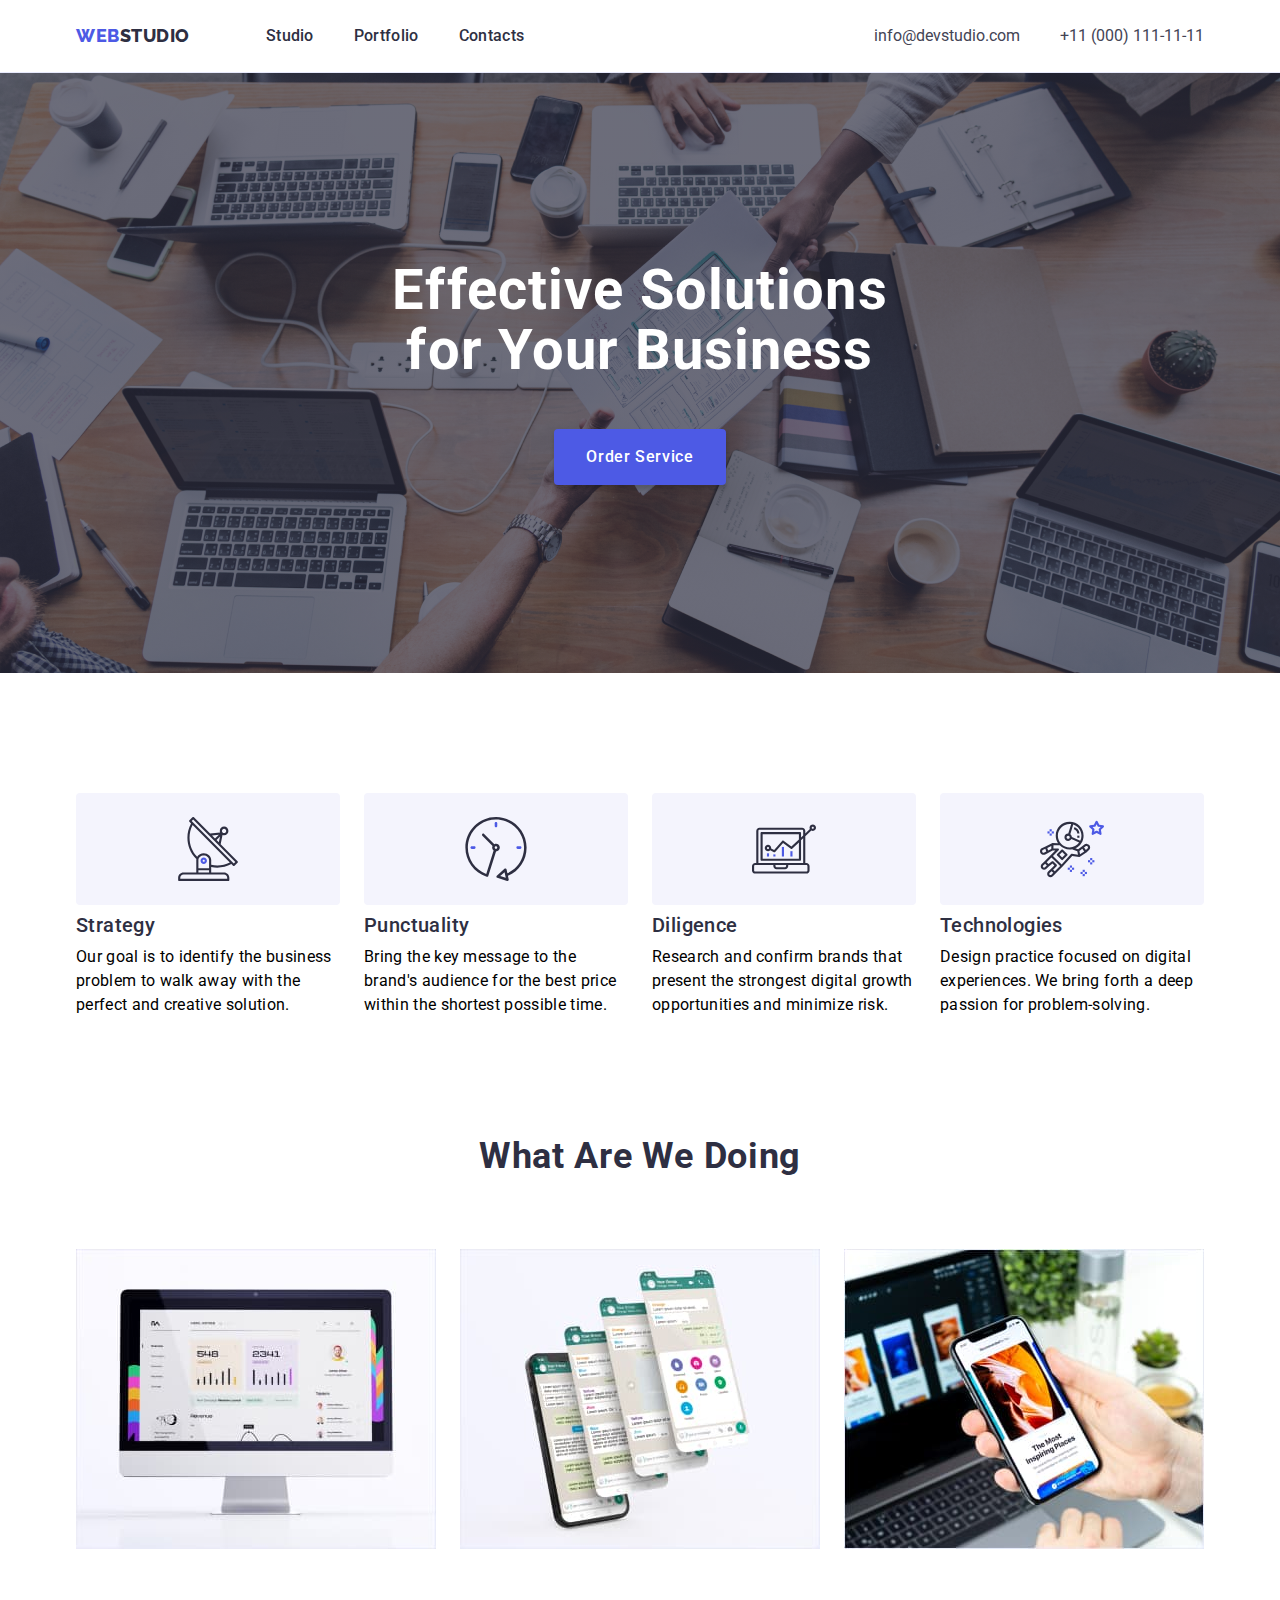
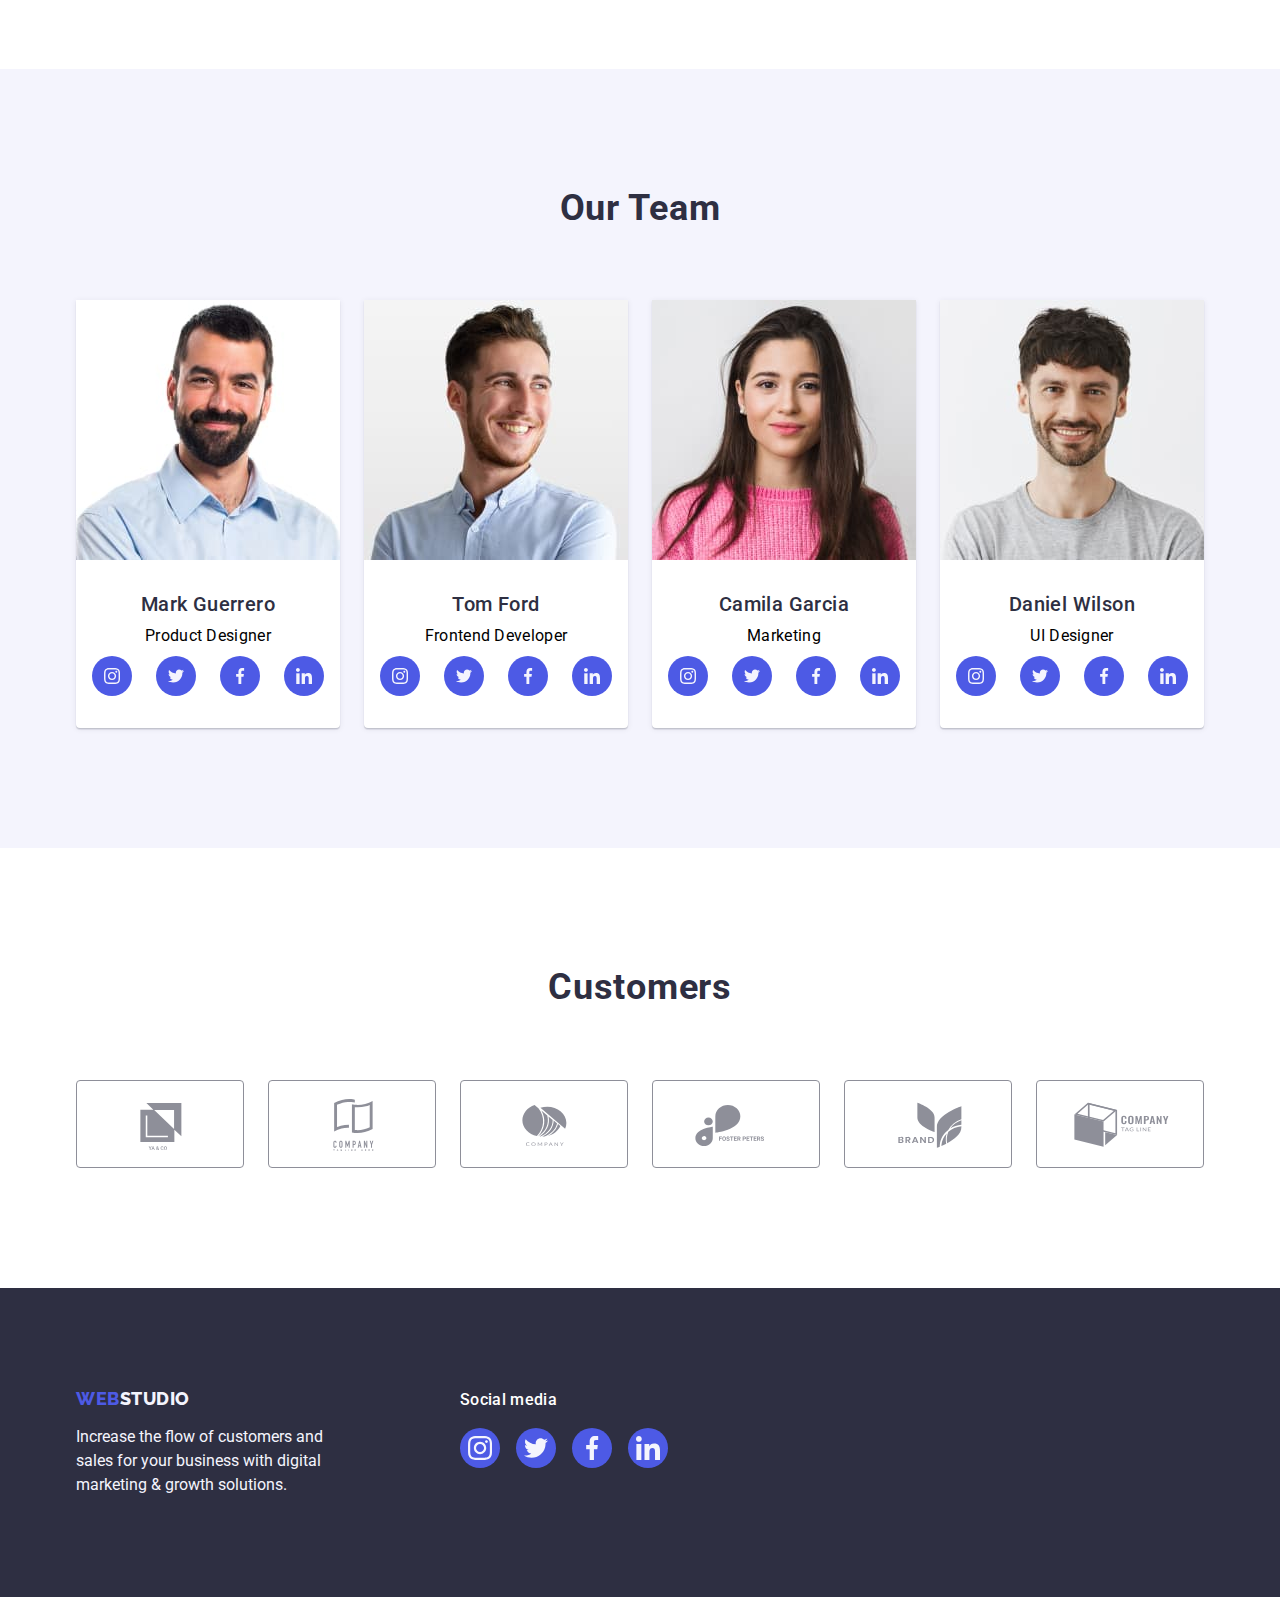
<file: index.html>
<!DOCTYPE html>
<html lang="en">

<head>
  <meta charset="UTF-8" />
  <meta http-equiv="X-UA-Compatible" content="IE=edge" />
  <meta name="viewport" content="width=device-width, initial-scale=1.0" />
  <title>WebStudio</title>
  <!--GOOGLE FONTS-->
  <link rel="preconnect" href="https://fonts.googleapis.com" />
  <link rel="preconnect" href="https://fonts.gstatic.com" crossorigin />
  <link
    href="https://fonts.googleapis.com/css2?family=Raleway:wght@400;700&family=Roboto:wght@400;500;700;900&display=swap"
    rel="stylesheet" />
  <!--NORMALIZE CSS -->
  <link rel="stylesheet"
    href="https://cdnjs.cloudflare.com/ajax/libs/modern-normalize/1.1.0/modern-normalize.min.css" />
  <!--DOCUMENT CSS-->
  <link rel="stylesheet" href="./css/styles.css" />
</head>

<body>
  <header class="header">
    <!--HEADER SECTION-->
    <div class="container">
      <!--NAVIGATION MENU-->
      <nav class="nav">
        <!--LOGO-->
        <a href="./index.html" class="link nav-logo">Web<span class="nav-logo-item">Studio</span>
        </a>
        <ul class="list">
          <li class="list-item">
            <a href="./index.html" class="link nav-link">Studio</a>
          </li>
          <li class="list-item">
            <a href="./portfolio.html" class="link nav-link">Portfolio</a>
          </li>
          <li class="list-item">
            <a href="" class="link nav-link">Contacts</a>
          </li>
        </ul>
      </nav>
      <!--ADDRESS-->
      <address class="address">
        <ul class="list">
          <li class="address-list-item">
            <a href="mailto:info@devstudio.com" class="address-item link">info@devstudio.com</a>
          </li>
          <li class="address-list-item">
            <a href="tel:+110001111111" class="address-item link">+11 (000) 111-11-11</a>
          </li>
        </ul>
      </address>
    </div>
  </header>

  <!--MAIN CONTAINER-->
  <main>
    <!--HERO SECTION-->
    <section class="hero">
      <div class="container">
        <!--HEAD-->
        <h1 class="hero-title">Effective Solutions for Your Business</h1>
        <!--BUTTON-->
        <button type="button" class="btn">Order Service</button>
      </div>
    </section>

    <!--ABOUT SECTION -->
    <section class="about">
      <div class="container">
        <h2 class="visually-hidden">About</h2>
        <ul class="list about-description">
          <li class="about-list">
            <div class="about-icon">
              <svg class="icon" width="64" height="64">
                <use href="./images/icons.svg#icon-antenna"></use>
              </svg>
            </div>
            <h3 class="about-head">Strategy</h3>
            <p class="about-paragraf">
              Our goal is to identify the business problem to walk away with
              the perfect and creative solution.
            </p>
          </li>
          <li class="about-list">
            <div class="about-icon">
              <svg class="icon" width="64" height="64">
                <use href="./images/icons.svg#icon-clock"></use>
              </svg>
            </div>
            <h3 class="about-head">Punctuality</h3>
            <p class="about-paragraf">
              Bring the key message to the brand's audience for the best price
              within the shortest possible time.
            </p>
          </li>
          <li class="about-list">
            <div class="about-icon">
              <svg class="icon" width="64" height="64">
                <use href="./images/icons.svg#icon-diagram"></use>
              </svg>
            </div>
            <h3 class="about-head">Diligence</h3>
            <p class="about-paragraf">
              Research and confirm brands that present the strongest digital
              growth opportunities and minimize risk.
            </p>
          </li>
          <li class="about-list">
            <div class="about-icon">
              <svg class="icon" width="64" height="64">
                <use href="./images/icons.svg#icon-astronaut"></use>
              </svg>
            </div>
            <h3 class="about-head">Technologies</h3>
            <p class="about-paragraf">
              Design practice focused on digital experiences. We bring forth a
              deep passion for problem-solving.
            </p>
          </li>
        </ul>
      </div>
    </section>

    <!--PRODUCT SECTION-->
    <section class="product-section">
      <div class="container">
        <h2 class="title product">What are we doing</h2>
        <ul class="list product">
          <li class="product-list-item">
            <img src="./images/work/Computer.jpg" alt="monitor" width="360" />
          </li>
          <li class="product-list-item">
            <img src="./images/work/phone1.jpg" alt="whatsapp" width="360" />
          </li>
          <li class="product-list-item">
            <img src="./images/work/phone2.jpg" alt="mobile" width="360" />
          </li>
        </ul>
      </div>
    </section>

    <!--TEAM SECTION -->
    <section class="team">
      <div class="container">
        <h2 class="title">Our Team</h2>
        <ul class="list">
          <li class="team-item">
            <img src="./images/teame/Marck.jpg" alt="Mark" width="264" class="img" />
            <div class="team-descr">
              <h3 class="team-title">Mark Guerrero</h3>
              <p class="team-posicion">Product Designer</p>
              <ul class="social-icon-list list">
                <li class="social-icon-list-item">
                  <a href="" class="link-icon link">
                    <svg class="icon" width="16" height="16">
                      <use href="./images/icons.svg#icon-instagram"></use>
                    </svg>
                  </a>
                </li>
                <li class="social-icon-list-item">
                  <a href="" class="link-icon link">
                    <svg class="icon" width="16" height="16">
                      <use href="./images/icons.svg#icon-twitter"></use>
                    </svg>
                  </a>
                </li>
                <li class="social-icon-list-item">
                  <a href="" class="link-icon link">
                    <svg class="icon" width="16" height="16">
                      <use href="./images/icons.svg#icon-facebook"></use>
                    </svg>
                  </a>
                </li>
                <li class="social-icon-list-item">
                  <a href="" class="link-icon link">
                    <svg class="icon" width="16" height="16">
                      <use href="./images/icons.svg#icon-linkedin"></use>
                    </svg>
                  </a>
                </li>
              </ul>
            </div>
          </li>
          <li class="team-item">
            <img src="./images/teame/Tom.jpg" alt="Tom" width="264" class="img" />
            <div class="team-descr">
              <h3 class="team-title">Tom Ford</h3>
              <p class="team-posicion">Frontend Developer</p>
              <ul class="social-icon-list list">
                <li class="social-icon-list-item">
                  <a href="" class="link-icon link">
                    <svg class="icon" width="16" height="16">
                      <use href="./images/icons.svg#icon-instagram"></use>
                    </svg>
                  </a>
                </li>
                <li class="social-icon-list-item">
                  <a href="" class="link-icon link">
                    <svg class="icon" width="16" height="16">
                      <use href="./images/icons.svg#icon-twitter"></use>
                    </svg>
                  </a>
                </li>
                <li class="social-icon-list-item">
                  <a href="" class="link-icon link">
                    <svg class="icon" width="16" height="16">
                      <use href="./images/icons.svg#icon-facebook"></use>
                    </svg>
                  </a>
                </li>
                <li class="social-icon-list-item">
                  <a href="" class="link-icon link">
                    <svg class="icon" width="16" height="16">
                      <use href="./images/icons.svg#icon-linkedin"></use>
                    </svg>
                  </a>
                </li>
              </ul>
            </div>
          </li>
          <li class="team-item">
            <img src="./images/teame/Camila.jpg" alt="Camilla" width="264" class="img" />
            <div class="team-descr">
              <h3 class="team-title">Camila Garcia</h3>
              <p class="team-posicion">Marketing</p>
              <ul class="social-icon-list list">
                <li class="social-icon-list-item">
                  <a href="" class="link-icon link">
                    <svg class="icon" width="16" height="16">
                      <use href="./images/icons.svg#icon-instagram"></use>
                    </svg>
                  </a>
                </li>
                <li class="social-icon-list-item">
                  <a href="" class="link-icon link">
                    <svg class="icon" width="16" height="16">
                      <use href="./images/icons.svg#icon-twitter"></use>
                    </svg>
                  </a>
                </li>
                <li class="social-icon-list-item">
                  <a href="" class="link-icon link">
                    <svg class="icon" width="16" height="16">
                      <use href="./images/icons.svg#icon-facebook"></use>
                    </svg>
                  </a>
                </li>
                <li class="social-icon-list-item">
                  <a href="" class="link-icon link">
                    <svg class="icon" width="16" height="16">
                      <use href="./images/icons.svg#icon-linkedin"></use>
                    </svg>
                  </a>
                </li>
              </ul>
            </div>
          </li>
          <li class="team-item">
            <img src="./images/teame/Daniel.jpg" alt="Daniel" width="264" class="img" />
            <div class="team-descr">
              <h3 class="team-title">Daniel Wilson</h3>
              <p class="team-posicion">UI Designer</p>
              <ul class="social-icon-list list">
                <li class="social-icon-list-item">
                  <a href="" class="link-icon link">
                    <svg class="icon" width="16" height="16">
                      <use href="./images/icons.svg#icon-instagram"></use>
                    </svg>
                  </a>
                </li>
                <li class="social-icon-list-item">
                  <a href="" class="link-icon link">
                    <svg class="icon" width="16" height="16">
                      <use href="./images/icons.svg#icon-twitter"></use>
                    </svg>
                  </a>
                </li>
                <li class="social-icon-list-item">
                  <a href="" class="link-icon link">
                    <svg class="icon" width="16" height="16">
                      <use href="./images/icons.svg#icon-facebook"></use>
                    </svg>
                  </a>
                </li>
                <li class="social-icon-list-item">
                  <a href="" class="link-icon link">
                    <svg class="icon" width="16" height="16">
                      <use href="./images/icons.svg#icon-linkedin"></use>
                    </svg>
                  </a>
                </li>
              </ul>
            </div>
          </li>
        </ul>
      </div>
    </section>
    <!--CUSTOMERS-->
    <section class="customers">
      <div class="container">
        <h2 class="title">Customers</h2>
        <ul class="customers-list list">
          <li class="customers-list-item">
            <a href="" class="customers-link link">
              <svg class="customers-icon" width="104" height="56">
                <use href="./images/icons.svg#icon-Logo-1" class="icon"></use>
              </svg>
            </a>
          </li>
          <li class="customers-list-item">
            <a href="" class="customers-link link">
              <svg class="customers-icon" width="104" height="56">
                <use href="./images/icons.svg#icon-Logo-2" class="icon"></use>
              </svg>
            </a>
          </li>
          <li class="customers-list-item">
            <a href="" class="customers-link link">
              <svg class="customers-icon" width="104" height="56">
                <use href="./images/icons.svg#icon-Logo-3" class="icon"></use>
              </svg>
            </a>
          </li>
          <li class="customers-list-item">
            <a href="" class="customers-link link">
              <svg class="customers-icon" width="104" height="56">
                <use href="./images/icons.svg#icon-Logo-4" class="icon"></use>
              </svg>
            </a>
          </li>
          <li class="customers-list-item">
            <a href="" class="customers-link link">
              <svg class="customers-icon" width="104" height="56">
                <use href="./images/icons.svg#icon-Logo-5" class="icon"></use>
              </svg>
            </a>
          </li>
          <li class="customers-list-item">
            <a href="" class="customers-link link">
              <svg class="customers-icon" width="104" height="56">
                <use href="./images/icons.svg#icon-Logo-6" class="icon"></use>
              </svg>
            </a>
          </li>
        </ul>
      </div>
    </section>
  </main>

  <!--FOOTER-->
  <footer class="footer">
    <div class="footer-flex container">
      <div class="footer-logo-container">
        <!--LOGOG-->
        <a href="./index.html" class="link footer-logo">Web<span class="footer-logo-item">Studio</span>
        </a>
        <p class="text">
          Increase the flow of customers and sales for your business with
          digital marketing & growth solutions.
        </p>
      </div>

      <div class="footer-social-container">
        <p class="footer-social-title">Social media</p>
        <ul class="footer-list list">
          <li class="footer-list-item">
            <a href="" class="footer-social-link">
              <svg class="icon" width="24" height="24">
                <use href="./images/icons.svg#icon-instagram"></use>
              </svg>
            </a>
          </li>
          <li class="footer-list-item">
            <a href="" class="footer-social-link">
              <svg class="icon" width="24" height="24">
                <use href="./images/icons.svg#icon-twitter"></use>
              </svg>
            </a>
          </li>
          <li class="footer-list-item">
            <a href="" class="footer-social-link">
              <svg class="icon" width="24" height="24">
                <use href="./images/icons.svg#icon-facebook"></use>
              </svg>
            </a>
          </li>
          <li class="footer-list-item">
            <a href="" class="footer-social-link">
              <svg class="icon" width="24" height="24">
                <use href="./images/icons.svg#icon-linkedin"></use>
              </svg>
            </a>
          </li>
        </ul>
      </div>
    </div>
  </footer>
</body>

</html>
</file>
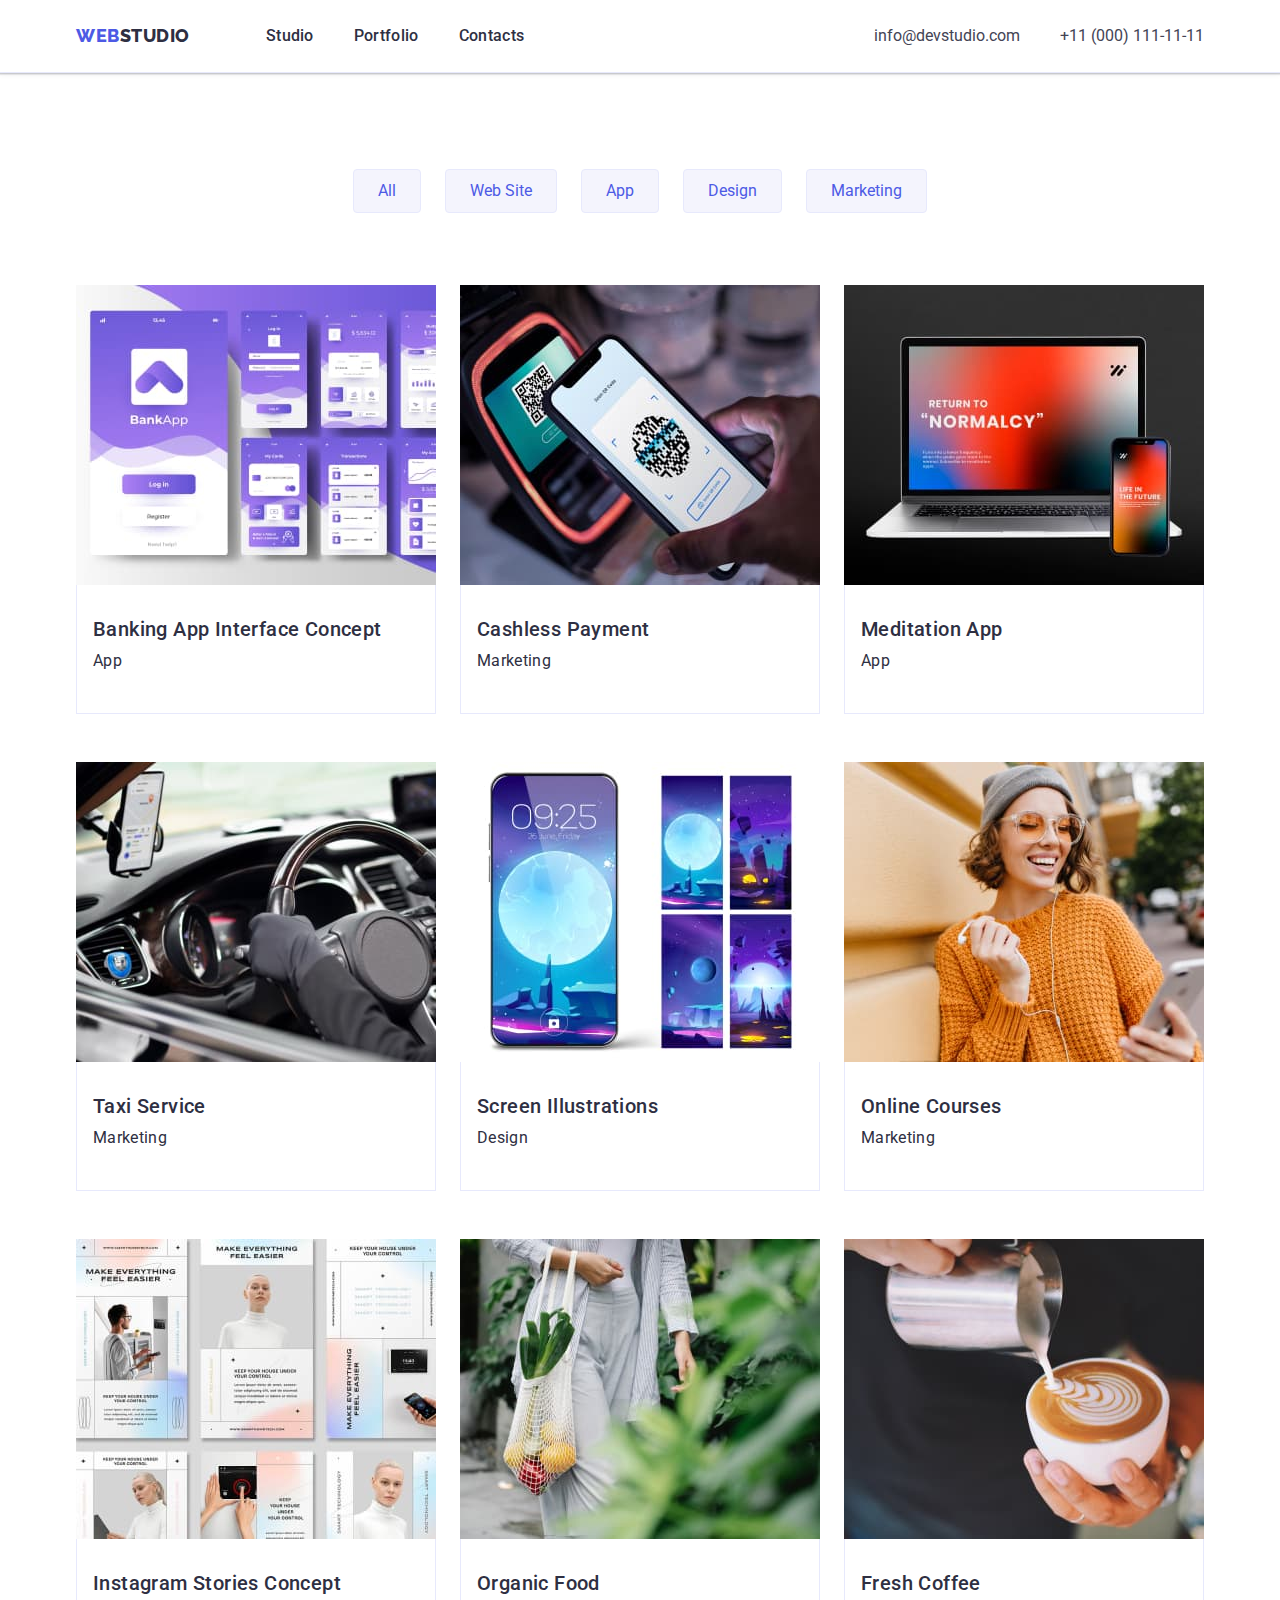
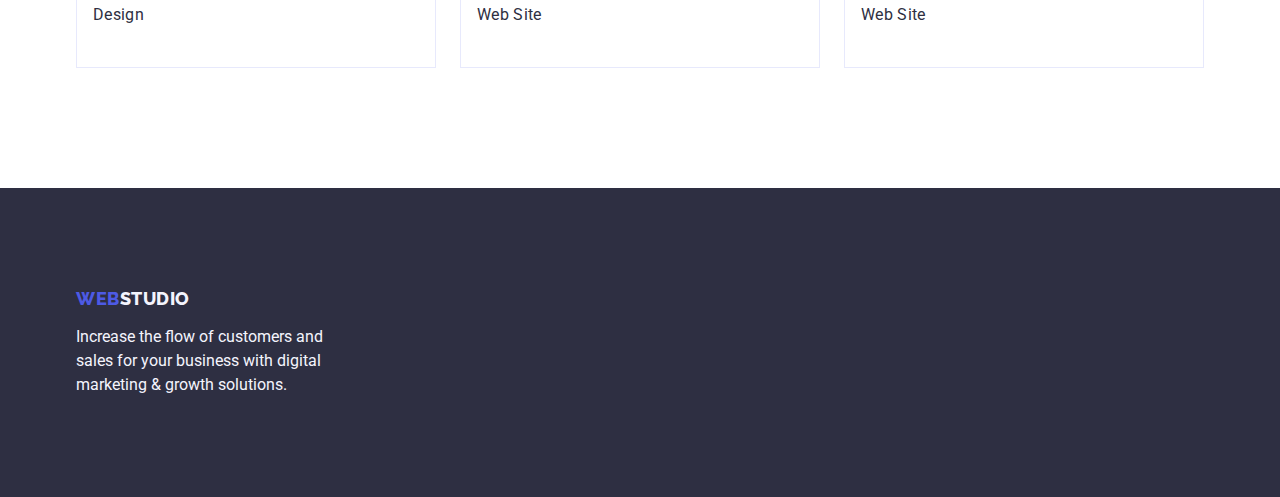
<file: portfolio.html>
<!DOCTYPE html>
<html lang="en">

<head>
  <meta charset="UTF-8" />
  <meta http-equiv="X-UA-Compatible" content="IE=edge" />
  <meta name="viewport" content="width=device-width, initial-scale=1.0" />
  <title>Portfolio</title>
  <link rel="preconnect" href="https://fonts.googleapis.com" />
  <link rel="preconnect" href="https://fonts.gstatic.com" crossorigin />
  <link
    href="https://fonts.googleapis.com/css2?family=Raleway:wght@400;700&family=Roboto:wght@400;500;700;900&display=swap"
    rel="stylesheet" />
  <link rel="stylesheet"
    href="https://cdnjs.cloudflare.com/ajax/libs/modern-normalize/1.1.0/modern-normalize.min.css" />
  <link rel="stylesheet" href="./css/styles.css" />
</head>

<body>
  <!--HEADER-->
  <header class="header">
    <div class="container">
      <!--NAVIGATION MENU-->
      <nav class="nav">
        <!--LOGO-->
        <a href="./index.html" class="link nav-logo">Web<span class="nav-logo-item">Studio</span>
        </a>
        <ul class="list">
          <li class="list-item">
            <a href="./index.html" class="link nav-link">Studio</a>
          </li>
          <li class="list-item">
            <a href="./portfolio.html" class="link nav-link">Portfolio</a>
          </li>
          <li class="list-item">
            <a href="" class="link nav-link">Contacts</a>
          </li>
        </ul>
      </nav>
      <!--ADDRESS-->
      <address class="address">
        <ul class="list">
          <li class="address-list-item">
            <a href="mailto:info@devstudio.com" class="address-item link">info@devstudio.com</a>
          </li>
          <li class="address-list-item">
            <a href="tel:+110001111111" class="address-item link">+11 (000) 111-11-11</a>
          </li>
        </ul>
      </address>
    </div>
  </header>
  <!--MAIN CONTENT-->

  <main>
    <section class="section-portfolio">
      <div class="container">
        <!--HEAD-->

        <h1 class="visually-hidden">Portfolio</h1>

        <!--FILTER-->

        <ul class="list filter">
          <li class="filter-list">
            <button type="button" class="portfolio-btn">All</button>
          </li>
          <li class="filter-list">
            <button type="button" class="portfolio-btn">Web Site</button>
          </li>
          <li class="filter-list">
            <button type="button" class="portfolio-btn">App</button>
          </li>
          <li class="filter-list">
            <button type="button" class="portfolio-btn">Design</button>
          </li>
          <li class="filter-list">
            <button type="button" class="portfolio-btn">Marketing</button>
          </li>
        </ul>

        <!--PRODUCTS-->

        <ul class="list cards">
          <li class="card">
            <a href="" class="link">
              <img src="./images/projects/bank.jpg" alt="Banking App Interface Concept" width="360" />
              <div class="card-categories">
                <h2 class="portfolio-title">Banking App Interface Concept</h2>
                <p class="portfolio-text">App</p>
              </div>
            </a>
          </li>
          <li class="card">
            <a href="" class="link">
              <img src="./images/projects/cashless.jpg" alt="Cashless Payment" width="360" />
              <div class="card-categories">
                <h2 class="portfolio-title">Cashless Payment</h2>
                <p class="portfolio-text">Marketing</p>
              </div>
            </a>
          </li>
          <li class="card">
            <a href="" class="link">
              <img src="./images/projects/meditation.jpg" alt="Meditation App" width="360" />
              <div class="card-categories">
                <h2 class="portfolio-title">Meditation App</h2>
                <p class="portfolio-text">App</p>
              </div>
            </a>
          </li>
          <li class="card">
            <a href="" class="link">
              <img src="./images/projects/taxi.jpg" alt="Taxi Service" width="360" />
              <div class="card-categories">
                <h2 class="portfolio-title">Taxi Service</h2>
                <p class="portfolio-text">Marketing</p>
              </div>
            </a>
          </li>
          <li class="card">
            <a href="" class="link">
              <img src="./images/projects/screen.jpg" alt="Screen Illustrations" width="360" />
              <div class="card-categories">
                <h2 class="portfolio-title">Screen Illustrations</h2>
                <p class="portfolio-text">Design</p>
              </div>
            </a>
          </li>
          <li class="card">
            <a href="" class="link">
              <img src="./images/projects/online-cours.jpg" alt="Online Courses" width="360" />
              <div class="card-categories">
                <h2 class="portfolio-title">Online Courses</h2>
                <p class="portfolio-text">Marketing</p>
              </div>
            </a>
          </li>
          <li class="card">
            <a href="" class="link">
              <img src="./images/projects/instagram.jpg" alt="Instagram Stories Concept" width="360" />
              <div class="card-categories">
                <h2 class="portfolio-title">Instagram Stories Concept</h2>
                <p class="portfolio-text">Design</p>
              </div>
            </a>
          </li>
          <li class="card">
            <a href="" class="link">
              <img src="./images/projects/organic-food.jpg" alt="Organic Food" width="360" />
              <div class="card-categories">
                <h2 class="portfolio-title">Organic Food</h2>
                <p class="portfolio-text">Web Site</p>
              </div>
            </a>
          </li>
          <li class="card">
            <a href="" class="link">
              <img src="./images/projects/fresh-coffe.jpg" alt="Fresh Coffee" width="360" />
              <div class="card-categories">
                <h2 class="portfolio-title">Fresh Coffee</h2>
                <p class="portfolio-text">Web Site</p>
              </div>
            </a>
          </li>
        </ul>
      </div>
    </section>
  </main>

  <!--FOOTER-->
  <footer class="footer">
    <div class="container footer-flex">
      <div class="footer-logo-container">
        <!--LOGOG-->
        <a href="./index.html" class="link footer-logo">Web<span class="footer-logo-item">Studio</span>
        </a>
        <p class="text">
          Increase the flow of customers and sales for your business with
          digital marketing & growth solutions.
        </p>
      </div>

      <!--<div class="footer-social-container">
        <p class="footer-social-title">Social media</p>
        <ul class="footer-list list">
          <li class="footer-list-item">
            <a href="" class="footer-social-link">
              <svg class="icon" width="24" height="24">
                <use href="./images/icons.svg#icon-instagram"></use>
              </svg>
            </a>
          </li>
          <li class="footer-list-item">
            <a href="" class="footer-social-link">
              <svg class="icon" width="24" height="24">
                <use href="./images/icons.svg#icon-twitter"></use>
              </svg>
            </a>
          </li>
          <li class="footer-list-item">
            <a href="" class="footer-social-link">
              <svg class="icon" width="24" height="24">
                <use href="./images/icons.svg#icon-facebook"></use>
              </svg>
            </a>
          </li>
          <li class="footer-list-item">
            <a href="" class="footer-social-link">
              <svg class="icon" width="24" height="24">
                <use href="./images/icons.svg#icon-linkedin"></use>
              </svg>
            </a>
          </li>
        </ul>
      </div>-->
    </div>

  </footer>
</body>

</html>
</file>
<file: css/styles.css>
:root {
	--text-color: #434455;
	--dark-color: #2e2f42;
	--primary-barnd-color: #4d5ae5;
	--background-color: #ffffff;
	--pressed-state-cl: #404bbf;
	--light-color: #f4f4fd;
	--heder-border-cl: #e7e9fc;
	--customer-color: #afb1b8;
	--border-color: #8e8f99;
	--social-activ-cl: #31d0aa;
}

html {
	box-sizing: border-box;
}

*,
*::before,
*::after {
	box-sizing: inherit;
}

body {
	font-family: "Roboto", sans-serif;
	font-style: normal;
	font-weight: 400;
	font-size: 16px;
	line-height: 24px;

	color: var(--brand-color);
	background-color: var(--background-color);
}

h1,
h2,
h3,
h4,
h5,
h6,
p {
	margin: 0;
}

ul {
	padding: 0;
}

/*===utylits===*/
.container {
	width: 1158px;
	padding-left: 15px;
	padding-right: 15px;
	margin: 0 auto;
}

.link {
	text-decoration: none;
}

.list {
	list-style: none;
	margin: 0;
	padding: 0;
}

img {
	display: block;
}

.visually-hidden {
	position: absolute;
	width: 1px;
	height: 1px;
	margin: -1px;
	border: 0;
	padding: 0;
	white-space: nowrap;
	clip-path: inset(100%);
	clip: rect(0 0 0 0);
	overflow: hidden;
}

/* styles for index.html */

/*===HEDER SECTION===*/
.header .container {
	display: flex;
	align-items: center;
	margin: 0 auto 0 auto;
}

.header {
	border-bottom: 1px solid var(--heder-border-cl);
	box-shadow: 0px 2px 1px rgba(46, 47, 66, 0.08),
		0px 1px 1px rgba(46, 47, 66, 0.16), 0px 1px 6px rgba(46, 47, 66, 0.08);
}

/*===LOGO===*/
.nav-logo {
	font-family: "Raleway", sans-serif;
	font-style: normal;
	font-weight: 800;
	font-size: 18px;
	line-height: 1.17;
	margin-right: auto;

	letter-spacing: 0.03em;
	text-decoration: none;
	text-transform: uppercase;

	color: var(--primary-barnd-color);
}

.nav-logo-item {
	color: var(--dark-color);
}

/*===NAVIGATION===*/
.nav {
	display: flex;
	align-items: center;
	margin-right: auto;

	font-style: normal;
	font-weight: 500;
	font-size: 16px;
	line-height: 24px;
}

.nav .list {
	display: flex;
	margin-left: 76px;
	gap: 40px;
}

.nav-link {
	display: flex;
	padding-top: 24px;
	padding-bottom: 24px;
}

.list .nav-link {
	color: var(--dark-color);
	font-weight: 500;
	font-size: 16px;
	line-height: 1.5;
	letter-spacing: 0.02em;
}

.list .link:hover,
.list .link:focus {
	color: var(--pressed-state-cl);
}

/*===ADRRESS===*/
.address {
	font-style: normal;
}

.address-item.link {
	color: var(--text-color);
}

.address .list {
	display: flex;
	gap: 40px;
}

.address-item:hover,
.address-item:focus {
	color: var(--pressed-state-cl);
}

/*=== HERO SECTION ===*/

.hero {
	padding: 188px 0;
	max-width: 1440px;
	min-height: 600px;
	margin: 0 auto;
	text-align: center;
	background-color: var(--dark-color);

	background-image: linear-gradient(rgba(46, 47, 66, 0.7),
			rgba(46, 47, 66, 0.7)),
		url(../images/people-office.jpg);

	background-position: center;
	background-size: cover;
	background-repeat: no-repeat;
}

.hero-title {
	font-family: "Roboto", sans-serif;
	font-style: normal;
	font-weight: 700;
	font-size: 56px;
	letter-spacing: 0.02em;
	line-height: 1.07;

	max-width: 496px;
	text-align: center;
	margin-bottom: 48px;
	margin-left: auto;
	margin-right: auto;

	color: var(--background-color);
}

/*---BUTTON---*/
.btn {
	font-family: "Roboto", sans-serif;
	font-weight: 500;
	font-size: 16px;
	line-height: 1.5;
	letter-spacing: 0.04em;

	display: block;
	margin: 0 auto;
	border-radius: 4px;
	padding: 16px 32px;
	min-width: 169px;
	height: 56px;
	box-shadow: 0px 4px 4px rgba(0, 0, 0, 0.15);
	border: none;

	color: var(--background-color);
	background-color: var(--primary-barnd-color);
	cursor: pointer;
}

.btn:hover,
.btn:focus {
	background-color: var(--pressed-state-cl);
}

/*=== ABOUT SECTION ===*/
.about {
	padding: 120px 0;
}

.about-icon {
	display: flex;
	align-items: center;
	justify-content: center;

	width: 264px;
	height: 112px;
	margin: 0 0 8px 0;

	background: var(--light-color);
	border-radius: 4px;
}

.about-icon.icon {
	width: 64px;
	height: 64px;
	justify-content: center;
}

.about-head {
	font-weight: 500;
	font-size: 20px;
	line-height: 1.2;
	letter-spacing: 0.02em;

	margin-bottom: 8px;

	color: var(--dark-color);
}

.about-paragraf {
	letter-spacing: 0.02em;
}

.about-description {
	display: flex;
	gap: 24px;
}

.about-list {
	flex-basis: calc((100% - 72px) / 4);
}

.about-list:nth-last-child() {
	margin-right: 0;
}

.about-list {
	width: calc((100% - 72px) / 4);
}

/*=== PRODUCT SECTION ===*/
.product-section {
	padding-bottom: 120px;
}

.title {
	font-family: "Roboto";
	font-style: normal;
	font-weight: 700;
	font-size: 36px;
	line-height: 1.1;

	text-align: center;
	letter-spacing: 0.02em;
	text-transform: capitalize;

	margin-bottom: 72px;

	color: var(--dark-color);
}

.list.product {
	display: flex;
	gap: 24px;
}

.title.product {
	margin-bottom: 72px;
}

/*=== TEAM SECTION ===*/

.team {
	padding: 120px 0;

	background-color: var(--light-color);
}

.team .list {
	display: flex;
	gap: 24px;
}

.team-item {
	flex-basis: calc((100% - 72px) / 4);

	box-shadow: 0px 1px 6px rgba(46, 47, 66, 0.08),
		0px 1px 1px rgba(46, 47, 66, 0.16), 0px 2px 1px rgba(46, 47, 66, 0.08);
	border-radius: 0px 0px 4px 4px;
	background-color: var(--background-color);
}

.team-title {
	font-family: "Roboto";
	font-style: normal;
	font-weight: 500;
	font-size: 20px;
	line-height: 24px;
	text-align: center;
	letter-spacing: 0.02em;
	margin-bottom: 8px;

	color: var(--dark-color);
}

.team-posicion {
	font-family: "Roboto";
	font-style: normal;
	font-weight: 400;
	font-size: 16px;
	line-height: 24px;
	text-align: center;
	letter-spacing: 0.02em;

	margin-bottom: 8px;
}

.team-descr {
	padding: 32px 0px;
	border-radius: 0px 0px 4px 4px;
}

/*---ICONS---*/
.social-icon-list {
	display: flex;
	justify-content: center;
	gap: 24px;
}

.social-icon-list-item {
	width: 40px;
	height: 40px;
}

.link-icon {
	display: flex;
	width: 100%;
	height: 100%;

	align-items: center;
	justify-content: center;

	background-color: var(--primary-barnd-color);

	border-radius: 50%;
}

.link-icon:hover,
.link-icon:focus {
	background-color: var(--pressed-state-cl);
}

.link-icon .icon {
	fill: var(--light-color);
}

/*---CUSTOMER SECTION---*/
.customers {
	padding: 120px 0;
	text-align: center;
}

/*.customers-title {
  font-family: "Roboto";
  font-style: normal;
  font-weight: 700;
  font-size: 36px;
  line-height: 1.1;

  margin-bottom: 72px;
  letter-spacing: 0.2em;

  color: var(--dark-color);
}*/
.customers-list {
	display: flex;
	gap: 24px;
	justify-content: center;
}

.customers-list-item {
	width: 168px;
	height: 88px;
}

/*==ICONS COMPANY==*/
.customers-link {
	color: var(--border-color);

	height: 100%;

	border: 1px solid var(--border-color);
	border-radius: 4px;

	display: flex;
	justify-content: center;
	align-items: center;

	/*transition: border 250ms var(--сubic), color 250ms var(--сubic);*/
}

.customers-icon {
	fill: currentColor;
}

.customers-link:hover,
.customers-link:focus {
	border-color: var(--pressed-state-cl);
	color: var(--pressed-state-cl);
}



/*=== FOOTER SECTION ===*/

.footer {
	padding: 100px 0;

	background-color: var(--dark-color);
}

.footer-flex.container {
	display: flex;
	align-items: baseline;
}

.footer-logo-container {
	margin-right: 120px;
}


.footer-social-container {}


.footer-logo {
	font-family: "Raleway", sans-serif;
	font-style: normal;
	font-weight: 800;
	font-size: 18px;
	line-height: 1.17;
	color: var(--primary-barnd-color);
	display: inline-block;
	align-items: center;
	letter-spacing: 0.03em;
	text-decoration: none;
	text-transform: uppercase;
	margin-bottom: 16px;
}

.footer-logo-item,
.footer .text {
	color: var(--light-color);
}

.footer .text {
	width: 264px;
}

.footer-social-title {
	font-family: "Roboto", sans-serif;
	font-style: normal;
	font-weight: 500;
	font-size: 16px;
	line-height: 1.5;
	/* identical to box height, or 150% */

	letter-spacing: 0.02em;

	margin-bottom: 16px;

	color: var(--background-color);
}

.footer-list {
	display: flex;
	gap: 16px;
}

.footer-list-item {
	width: 40px;
	height: 40px;
}

.footer-social-link {
	display: flex;
	width: 40px;
	height: 40px;
	border-radius: 50%;
	background-color: var(--primary-barnd-color);
	align-items: center;
	justify-content: center;
	background-size: cover;
}

.footer-social-link:hover,
.footer-social-link:focus {
	background-color: var(--social-activ-cl);
}

.footer .icon {
	fill: var(--light-color);
}

/*== PORTFOLIO PAGE===*/
.section-portfolio {
	padding: 96px 0 120px;
}

/*=== FILTER ===*/
.portfolio-btn {
	display: flex;
	flex-direction: row;
	justify-content: center;
	align-items: center;
	padding: 12px 24px;

	background: var(--light-color);
	color: var(--primary-barnd-color);
	border: 1px solid var(--heder-border-cl);
	border-radius: 4px;
	cursor: pointer;

	/*transition: color 250ms var(--сubic), background 250ms var(--сubic), border 250ms var(--сubic),
		box-shadow 250ms var(--сubic);*/
}

.portfolio-btn:hover,
.portfolio-btn:focus {
	color: var(--background-color);
	background-color: var(--pressed-state-cl);
	border: 1px solid transparent;
	box-shadow: 0px 3px 1px rgba(0, 0, 0, 0.1), 0px 2px 1px rgba(0, 0, 0, 0.08),
		0px 2px 2px rgba(0, 0, 0, 0.12);
}

.list.filter {
	display: flex;
	justify-content: center;
	gap: 24px;
	margin-bottom: 72px;
}

/*=== PRODUCT ===*/
.portfolio-title {
	margin-bottom: 8px;
	font-weight: 500;
	font-size: 20px;
	line-height: 1.2;
	letter-spacing: 0.02em;

	color: var(--dark-color);
}

.portfolio-text {
	font-size: 16px;
	line-height: 1.5;
	letter-spacing: 0.02em;
	color: var(--dark-color);
	margin-bottom: 8px;
}

/* Cards */

.list.cards {
	display: flex;
	flex-wrap: wrap;
	column-gap: 24px;
	row-gap: 48px;
}

.card {
	width: 360px;

	background: #ffffff;
}

.card .link {
	display: block;
}

.card .link:hover,
.card .link:focus {
	box-shadow: 0px 1px 6px rgba(46, 47, 66, 0.08), 0px 1px 1px rgba(46, 47, 66, 0.16),
		0px 2px 1px rgba(46, 47, 66, 0.08);
}

.card-categories {
	padding: 32px 16px;
	border: 1px solid #e7e9fc;
	border-top: none;
}
</file>
